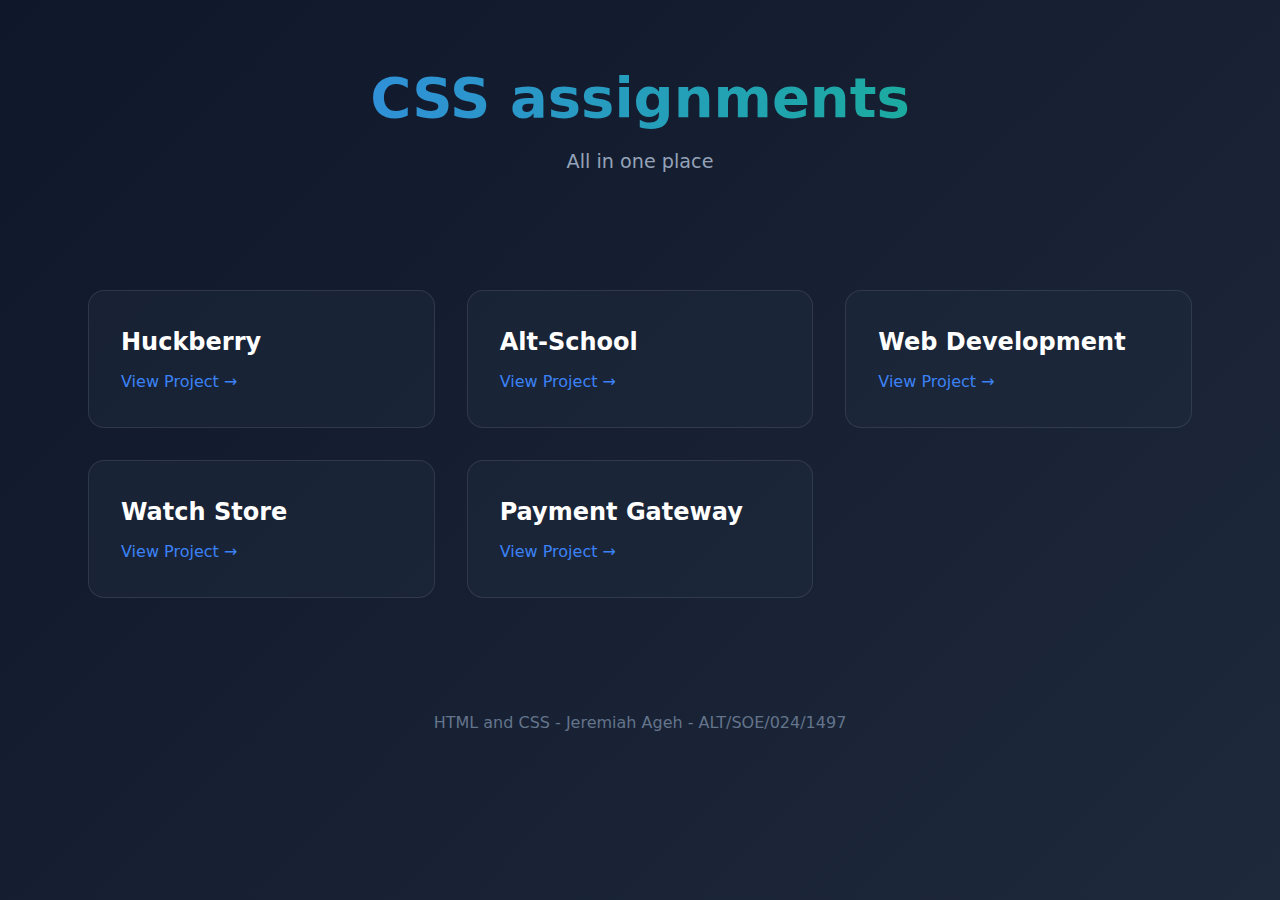
<file: index.html>
<!DOCTYPE html>
<html lang="en">
<head>
    <meta charset="UTF-8">
    <meta name="viewport" content="width=device-width, initial-scale=1.0">
    <title>Web Development Portfolio</title>
    <link rel="stylesheet" href="styles.css">
</head>
<body>
    <div class="container">
        <header>
            <h1>CSS assignments</h1>
            <p>All in one place</p>
        </header>

        <main>
            <div class="projects-grid">
                <a href="./Huckle berry/index.html" class="project-card">
                    <div class="project-content">
                        <h2>Huckberry</h2>
                        <span class="view-project">View Project →</span>
                    </div>
                </a>

                <a href="./Alt-school-html-css/index.html" class="project-card">
                    <div class="project-content">
                        <h2>Alt-School</h2>
                        <span class="view-project">View Project →</span>
                    </div>
                </a>

                <a href="./web development training html css/index.html" class="project-card">
                    <div class="project-content">
                        <h2>Web Development</h2>
                        <span class="view-project">View Project →</span>
                    </div>
                </a>

                <a href="./watch/index.html" class="project-card">
                    <div class="project-content">
                        <h2>Watch Store</h2>
                        <span class="view-project">View Project →</span>
                    </div>
                </a>

                <a href="./payment gateway html css/index.html" class="project-card">
                    <div class="project-content">
                        <h2>Payment Gateway</h2>
                        <span class="view-project">View Project →</span>
                    </div>
                </a>
            </div>
        </main>

        <footer>
            <p>HTML and CSS - Jeremiah Ageh - ALT/SOE/024/1497</p>
        </footer>
    </div>
</body>
</html>
</file>
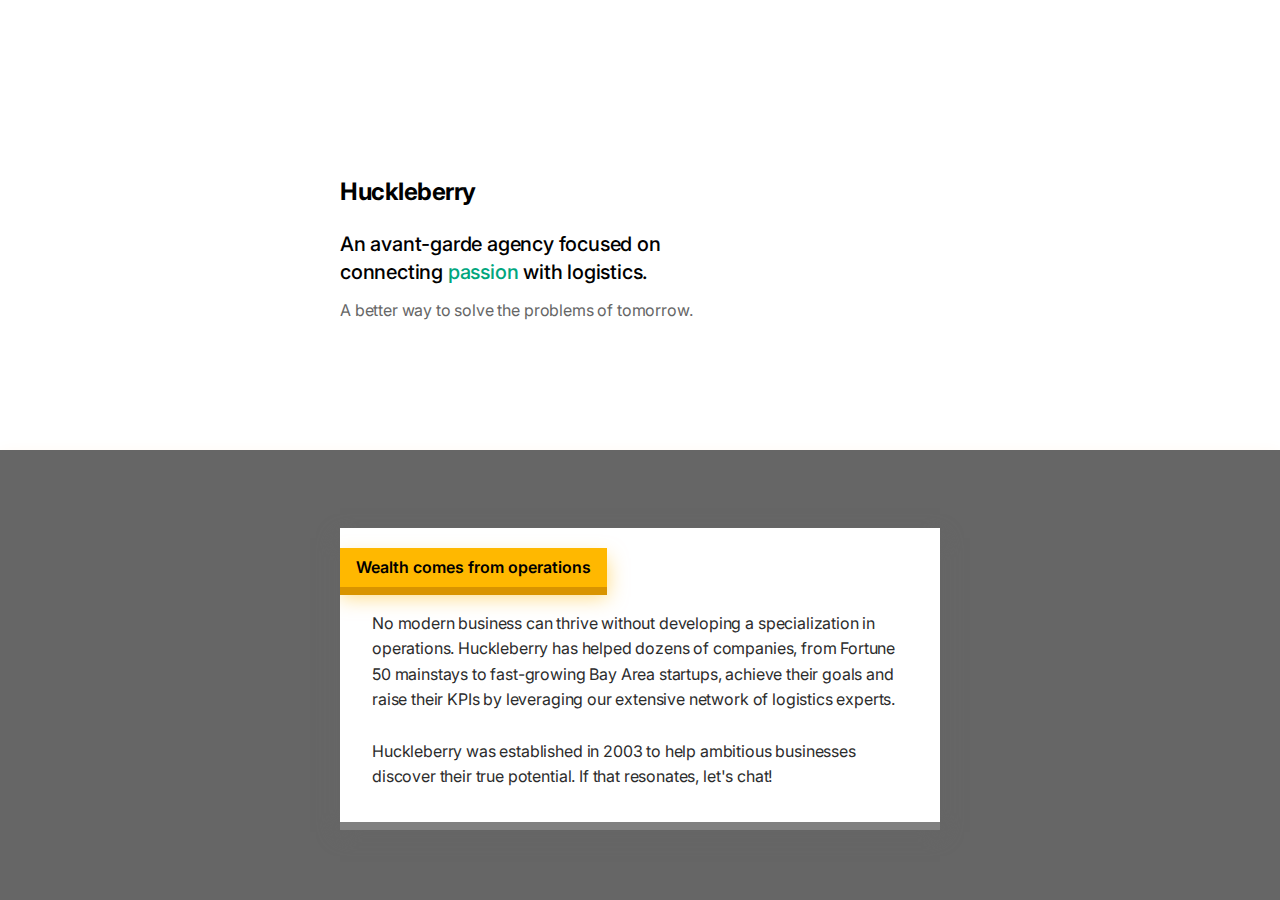
<file: Huckle berry/index.html>
<!DOCTYPE html>
<html>
<head>
    <link rel="stylesheet" href="styles.css">
    <!-- Adding Inter font from Google Fonts -->
    <link href="https://fonts.googleapis.com/css2?family=Inter:wght@400;500;600;700&display=swap" rel="stylesheet">
</head>
<body>
    <header class="header">
        <div class="container">
            <h1 class="logo">Huckleberry</h1>
            <div class="tagline-container">
                <p class="tagline">
                    An avant-garde agency focused on connecting 
                    <span class="highlight">passion</span> with logistics.
                </p>
                <p class="subheading">
                    A better way to solve the problems of tomorrow.
                </p>
            </div>
        </div>
    </header>
    <section class="content-section">
        <div class="container">
            <div class="content-box">
                <div class="content-title">Wealth comes from operations</div>
                <div class="content-text">
                    No modern business can thrive without developing a specialization in operations. 
                    Huckleberry has helped dozens of companies, from Fortune 50 mainstays to fast-growing 
                    Bay Area startups, achieve their goals and raise their KPIs by leveraging our extensive 
                    network of logistics experts.
                    <br><br>
                    Huckleberry was established in 2003 to help ambitious businesses discover their true 
                    potential. If that resonates, let's chat!
                </div>
            </div>
        </div>
    </section>
</body>
</html>
</file>
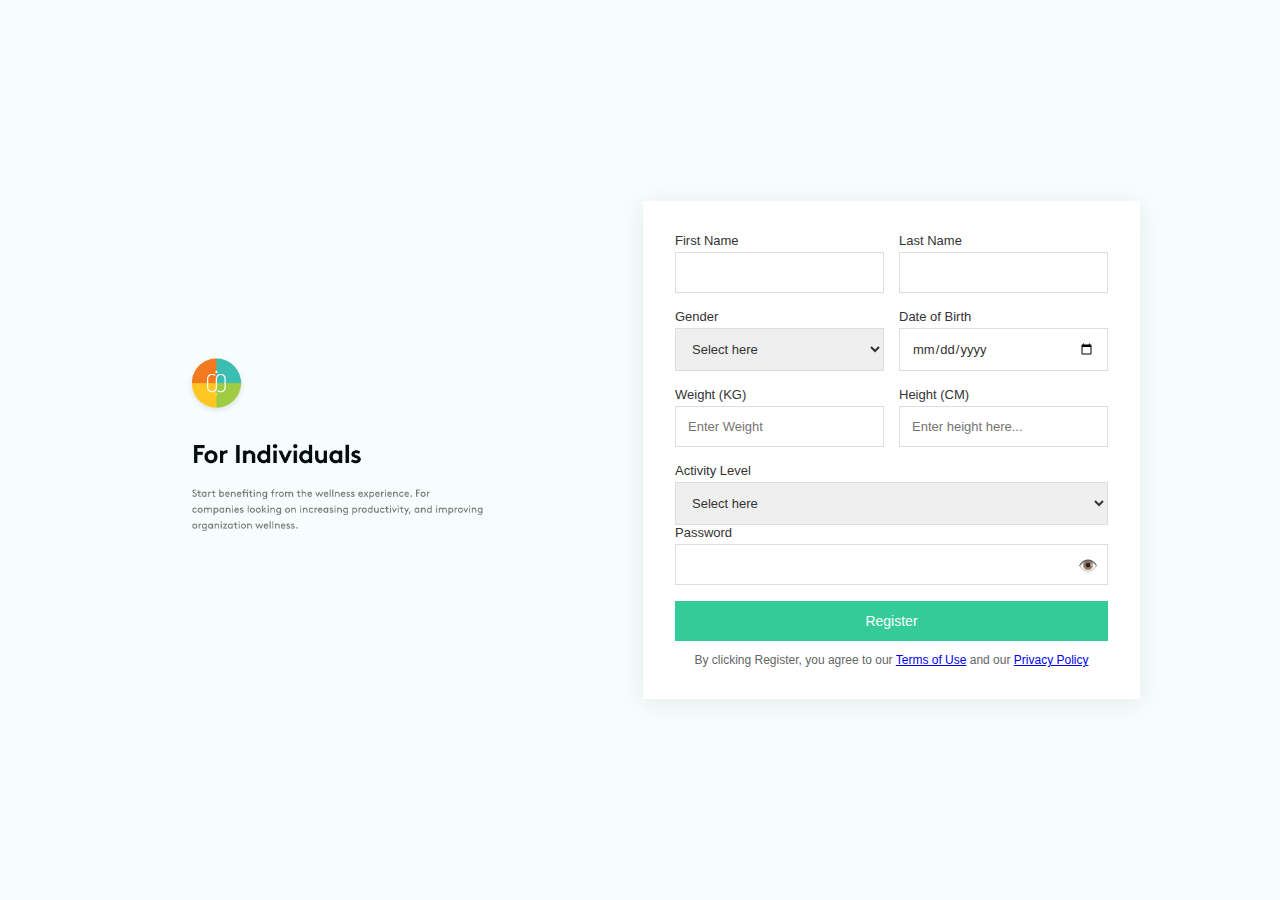
<file: web development training html css/index.html>
<!DOCTYPE html>
<html lang="en">
<head>
    <meta charset="UTF-8">
    <meta name="viewport" content="width=device-width, initial-scale=1.0">
    <title>Registration Form</title>
    <link rel="stylesheet" href="style.css">
    
</head>
<body>
    <div class="container">
        <div class="left-section">
            
            <!-- Replaced text content with image -->
            <img src="./Capture.PNG" alt="Welcome Image" class="welcome-image">
        </div>
        <div class="form-container">
            <form>
                <div class="form-row">
                    <div class="form-group">
                        <label for="firstName">First Name</label>
                        <input type="text" id="firstName" placeholder="">
                    </div>
                    <div class="form-group">
                        <label for="lastName">Last Name</label>
                        <input type="text" id="lastName">
                    </div>
                </div>
                <div class="form-row">
                    <div class="form-group">
                        <label for="gender">Gender</label>
                        <select id="gender">
                            <option value="" disabled selected>Select here</option>
                            <option value="male">Male</option>
                            <option value="female">Female</option>
                            <option value="other">Other</option>
                        </select>
                    </div>
                    <div class="form-group">
                        <label for="dob">Date of Birth</label>
                        <input type="date" id="dob">
                    </div>
                </div>
                <div class="form-row">
                    <div class="form-group">
                        <label for="weight">Weight (KG)</label>
                        <input type="number" id="weight" placeholder="Enter Weight">
                    </div>
                    <div class="form-group">
                        <label for="height">Height (CM)</label>
                        <input type="number" id="height" placeholder="Enter height here...">
                    </div>
                </div>
                <div class="form-group">
                    <label for="activity">Activity Level</label>
                    <select id="activity">
                        <option value="" disabled selected>Select here</option>
                        <option value="sedentary">Sedentary</option>
                        <option value="light">Light Active</option>
                        <option value="moderate">Moderate Active</option>
                        <option value="very">Very Active</option>
                    </select>
                </div>
                <div class="form-group">
                    <label for="password">Password</label>
                    <div class="password-field">
                        <input type="password" id="password">
                        <span class="password-toggle">👁️</span>
                    </div>
                </div>
                <button type="submit" class="register-button">Register</button>
                <p class="terms">
                    By clicking Register, you agree to our <a href="#">Terms of Use</a> and our <a href="#">Privacy Policy</a>
                </p>
            </form>
        </div>
    </div>
</body>
</html>
</file>
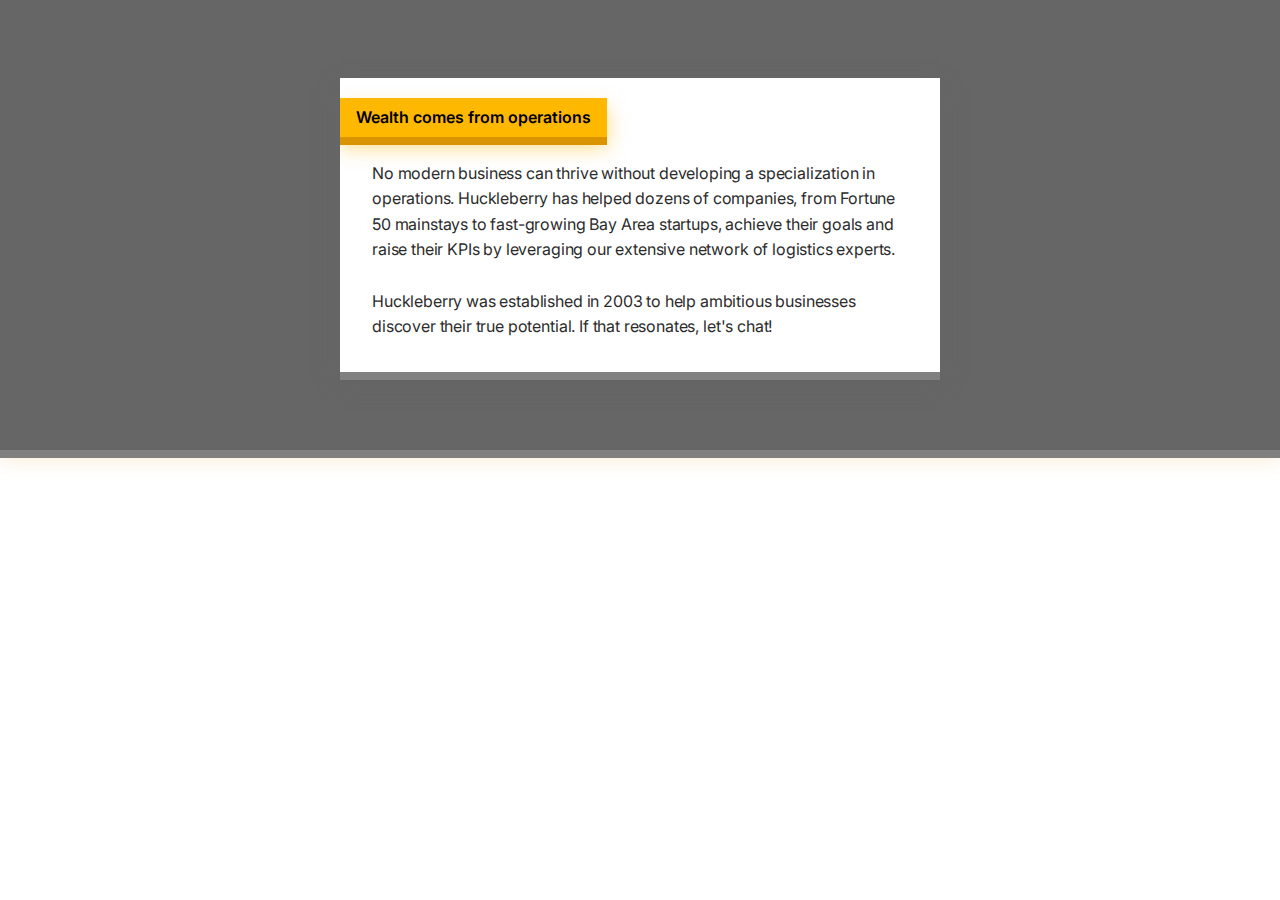
<file: Huckle berry/sectiontwo.html>
<!DOCTYPE html>
<html>
<head>
    <link rel="stylesheet" href="styles.css">
    <link href="https://fonts.googleapis.com/css2?family=Inter:wght@400;500;600;700&display=swap" rel="stylesheet">
</head>
<body>
    <section class="content-section">
        <div class="container">
            <div class="content-box">
                <div class="content-title">Wealth comes from operations</div>
                <div class="content-text">
                    No modern business can thrive without developing a specialization in operations. 
                    Huckleberry has helped dozens of companies, from Fortune 50 mainstays to fast-growing 
                    Bay Area startups, achieve their goals and raise their KPIs by leveraging our extensive 
                    network of logistics experts.
                    <br><br>
                    Huckleberry was established in 2003 to help ambitious businesses discover their true 
                    potential. If that resonates, let's chat!
                </div>
            </div>
        </div>
    </section>
</body>
</html>
</file>
<file: Huckle berry/styles.css>
* {
    margin: 0;
    padding: 0;
    box-sizing: border-box;
}

body {
    font-family: 'Inter', sans-serif;
    background-color: white;
    min-height: 100vh;
    display: flex;
    flex-direction: column;
}

.container {
    max-width: 1200px;
    margin: 0 auto;
    padding: 48px 24px;
    height: 100%;
    display: flex;
    flex-direction: column;
    justify-content: center;
    position: relative; /* Added for positioning reference */
}

.header {
    background-color: white;
    height: 50vh;
    padding-top: 24px;
    display: flex;
    flex-direction: column;
}

.logo {
    font-size: 24px;
    font-weight: 700;
    margin-bottom: 24px;
    letter-spacing: -0.02em;
    /* Original centering method */
    margin-left: calc((100% - 600px) / 2); 
    padding-top: 24px;
}

.tagline-container {
    max-width: 460px;
    margin-left: calc((100% - 600px) / 2); /* Aligns with content-box */
}

.tagline {
    font-size: 20px;
    line-height: 1.4;
    font-weight: 500;
    margin-bottom: 12px;
    letter-spacing: -0.01em;
}

.tagline .highlight {
    color: #00a67e;
}

.subheading {
    font-size: 16px;
    line-height: 1.5;
    color: #666;
    font-weight: 400;
    letter-spacing: -0.01em;
}

.content-section {
    background-color: #666666;
    height: 50vh;
    display: flex;
    align-items: center;
    border-radius: 0px;
    overflow: hidden;
    position: relative;
    box-shadow: 0 8px 0 grey,
                0 10px 20px antiquewhite;
}

.content-box {
    background-color: white;
    border-radius: 0px;
    width: 600px;
    overflow: hidden;
    position: relative;
    box-shadow: 0 8px 0 grey,
                0 10px 20px #666666;
    margin: 0 auto; /* Centers the content box */
}

.content-title {
    display: inline-block;
    background-color: #FFB800;
    padding: 8px 16px;
    margin-top: 20px;
    margin-bottom: 24px;
    font-family: 'Inter', sans-serif;
    font-weight: 600;
    font-size: 16px;
    line-height: 1.4;
    box-shadow: 0 8px 0 #D99400,
                0 10px 20px rgba(255, 184, 0, 0.5);
}

.content-text {
    font-family: 'Inter', sans-serif;
    font-size: 16px;
    line-height: 1.6;
    color: #2C2C2C;
    font-weight: 400;
    letter-spacing: -0.01em;
    padding: 0 32px 32px 32px;
}

/* ---------------------- */
/* Media Queries Section  */
/* ---------------------- */

/* For devices with a maximum width of 768px (e.g., tablets) */
@media screen and (max-width: 768px) {
    .container {
        padding: 32px 16px;
    }
    
    /* Center the logo and tagline for smaller viewports */
    .logo,
    .tagline-container {
        margin-left: auto;
        margin-right: auto;
    }
    
    /* Adjust the width of the content box */
    .content-box {
        width: 90%;
        margin: 16px auto;
    }
    
    .content-title {
        font-size: 15px;
        padding: 6px 12px;
    }
    
    .content-text {
        font-size: 15px;
        padding: 0 20px 20px;
    }
}

/* For devices with a maximum width of 480px (e.g., mobile phones) */
@media screen and (max-width: 480px) {
    .logo {
        font-size: 20px;
    }
    
    .tagline {
        font-size: 18px;
    }
    
    .subheading {
        font-size: 14px;
    }
    
    .content-title {
        font-size: 14px;
        padding: 5px 10px;
    }
    
    .content-text {
        font-size: 14px;
        padding: 0 16px 16px;
    }

    
}
</file>
<file: web development training html css/style.css>
* {
    margin: 0;
    padding: 0;
    box-sizing: border-box;
    font-family: -apple-system, BlinkMacSystemFont, 'Segoe UI', Roboto, sans-serif;
}

body {
    background-color: #F7FDFC;
    display: flex;
    min-height: 100vh;
    padding: 20px;
}

.container {
    max-width: 1000px;
    margin: auto;
    width: 100%;
    display: flex;
    gap: 40px;
    align-items: center;
}

.left-section {
    flex: 1;
    padding: 15px;
    margin-top: 40px;
}

.logo {
    width: 45px;
    height: 45px;
    background: linear-gradient(45deg, #ff9933, #33cc99);
    border-radius: 50%;
    margin-bottom: 20px;
    display: flex;
    align-items: center;
    justify-content: center;
}

.logo-icon {
    color: white;
    font-size: 20px;
}

.welcome-image {
    width: 100%;
    max-width: 350px;
    height: auto;
    margin-bottom: 15px;
    margin-top: -20px;
    position: relative;
}

.form-container {
    flex: 1;
    background: white;
    padding: 32px;
    border-radius: 0px;
    box-shadow: 0 4px 24px rgba(0, 0, 0, 0.08);
    max-width: 100%;
}

.form-row {
    display: flex;
    gap: 15px;
    margin-bottom: 16px;
}

.form-group {
    flex: 1;
    min-width: 0;
}

label {
    display: block;
    margin-bottom: 4px;
    color: #333;
    font-weight: 500;
    font-size: 13px;
}

input, select {
    width: 100%;
    padding: 12px;
    border: 1px solid #ddd;
    border-radius: 0px;
    font-size: 13px;
    color: #333;
    height: auto;
}

.register-button {
    width: 100%;
    padding: 12px;
    background-color: #33cc99;
    color: white;
    border: none;
    border-radius: 0px;
    font-size: 14px;
    cursor: pointer;
    margin-top: 16px;
}

.terms {
    text-align: center;
    margin-top: 12px;
    font-size: 12px;
    color: #666;
}

.password-field {
    position: relative;
}

.password-toggle {
    position: absolute;
    right: 10px;
    top: 50%;
    transform: translateY(-50%);
    cursor: pointer;
}

@media (max-width: 768px) {
    .container {
        flex-direction: column;
        gap: 30px;
        padding: 15px;
    }
    
    .form-container {
        padding: 24px;
        width: 100%;
    }

    .left-section {
        margin-top: 20px;
        text-align: center;
        padding: 0;
    }

    .welcome-image {
        margin: 0 auto 20px;
        max-width: 280px;
    }

    .form-row {
        flex-direction: column;
        gap: 0;
        margin-bottom: 0;
    }

    .form-group {
        margin-bottom: 16px;
    }

    body {
        padding: 10px;
    }
}

@media (max-width: 480px) {
    input, select {
        padding: 10px;
        font-size: 12px;
    }

    .form-container {
        padding: 20px;
    }

    .register-button {
        padding: 10px;
        font-size: 13px;
    }

    .terms {
        font-size: 11px;
    }

    .welcome-image {
        max-width: 220px;
    }
}
</file>
<file: styles.css>
/* Modern CSS Reset */
*, *::before, *::after {
    box-sizing: border-box;
    margin: 0;
    padding: 0;
}

/* Custom Properties */
:root {
    --color-bg: #0f172a;
    --color-text: #e2e8f0;
    --color-primary: #3b82f6;
    --color-secondary: #10b981;
    --color-card-bg: rgba(30, 41, 59, 0.5);
    --color-card-hover: rgba(30, 41, 59, 0.8);
}

/* Base Styles */
body {
    font-family: system-ui, -apple-system, BlinkMacSystemFont, 'Segoe UI', Roboto, sans-serif;
    background: linear-gradient(135deg, var(--color-bg), #1e293b);
    color: var(--color-text);
    line-height: 1.6;
    min-height: 100vh;
}

.container {
    max-width: 1200px;
    margin: 0 auto;
    padding: 2rem;
}

/* Header Styles */
header {
    text-align: center;
    margin-bottom: 4rem;
    padding: 2rem 0;
}

h1 {
    font-size: clamp(2rem, 5vw, 3.5rem);
    margin-bottom: 1rem;
    background: linear-gradient(to right, var(--color-primary), var(--color-secondary));
    -webkit-background-clip: text;
    background-clip: text;
    color: transparent;
    line-height: 1.2;
}

header p {
    font-size: 1.2rem;
    color: #94a3b8;
}

/* Projects Grid */
.projects-grid {
    display: grid;
    grid-template-columns: repeat(auto-fit, minmax(280px, 1fr));
    gap: 2rem;
    padding: 1rem;
}

/* Project Cards */
.project-card {
    background: var(--color-card-bg);
    border-radius: 1rem;
    padding: 2rem;
    text-decoration: none;
    color: var(--color-text);
    border: 1px solid rgba(255, 255, 255, 0.1);
    transition: all 0.3s ease;
    position: relative;
    overflow: hidden;
}

.project-card:hover {
    transform: translateY(-5px);
    background: var(--color-card-hover);
    border-color: rgba(255, 255, 255, 0.2);
}

.project-content h2 {
    font-size: 1.5rem;
    margin-bottom: 0.5rem;
    color: #fff;
}

.project-content p {
    color: #94a3b8;
    margin-bottom: 1.5rem;
}

.view-project {
    color: var(--color-primary);
    font-weight: 500;
    display: inline-block;
    transition: transform 0.3s ease;
}

.project-card:hover .view-project {
    transform: translateX(8px);
}

/* Footer */
footer {
    text-align: center;
    margin-top: 4rem;
    padding: 2rem 0;
    color: #64748b;
}

/* Responsive Design */
@media (max-width: 768px) {
    .container {
        padding: 1rem;
    }

    .projects-grid {
        gap: 1rem;
    }

    .project-card {
        padding: 1.5rem;
    }
}
</file>
